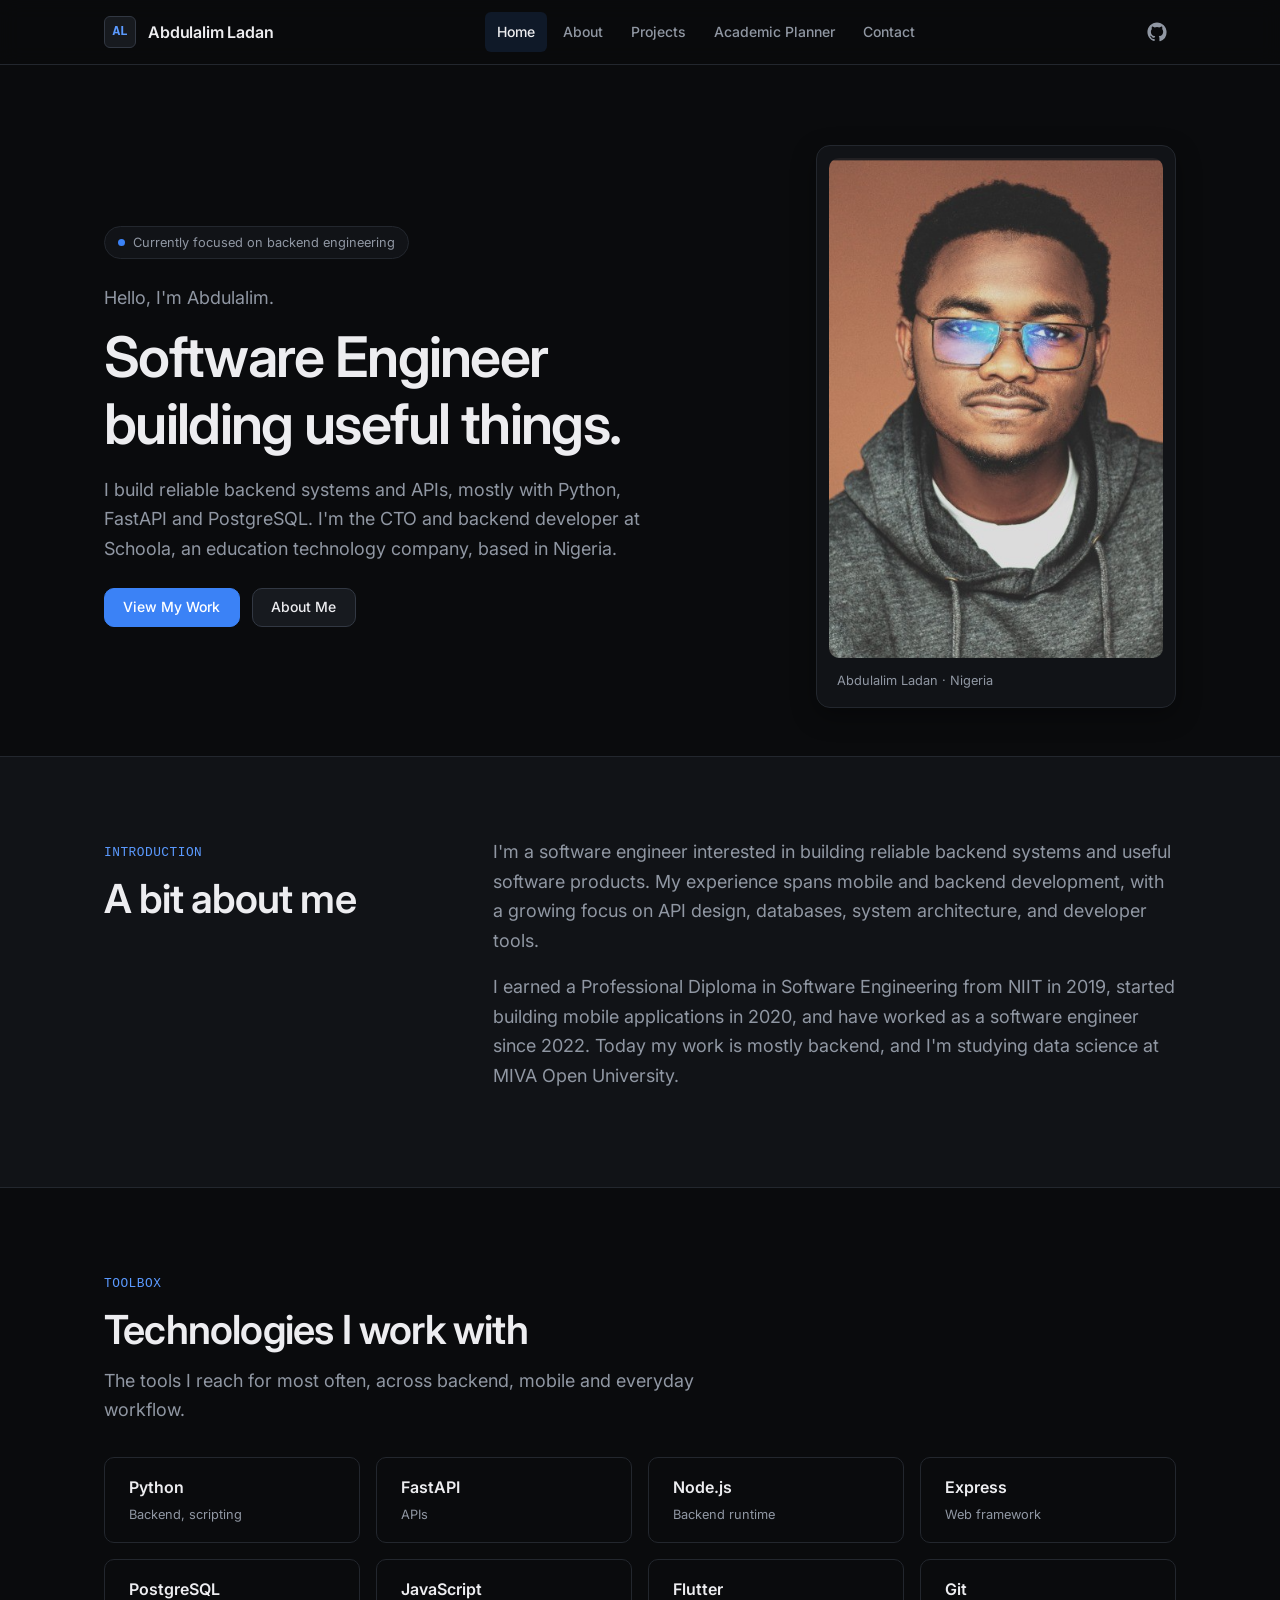
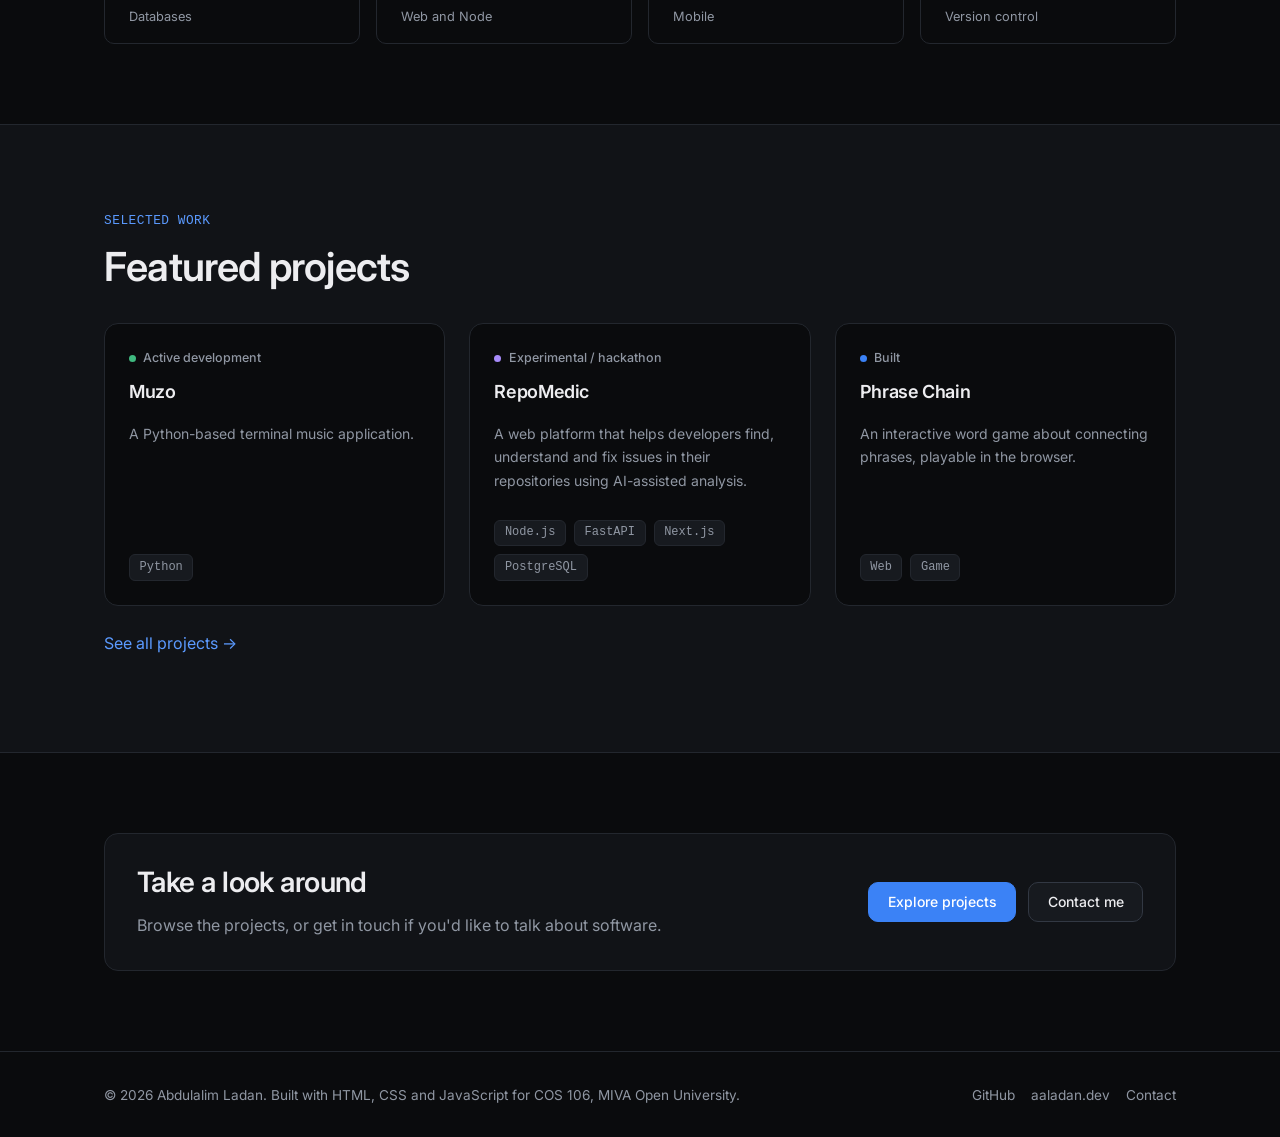
<file: index.html>
<!DOCTYPE html>
<html lang="en">
<head>
  <meta charset="UTF-8">
  <meta name="viewport" content="width=device-width, initial-scale=1.0">
  <title>Abdulalim Ladan | Software Engineer</title>
  <meta name="description" content="Personal portfolio of Abdulalim Ladan, a software engineer focused on backend systems, APIs and databases.">
  <link rel="icon" href="assets/icons/favicon.svg" type="image/svg+xml">
  <link rel="preconnect" href="https://fonts.googleapis.com">
  <link rel="preconnect" href="https://fonts.gstatic.com" crossorigin>
  <link href="https://fonts.googleapis.com/css2?family=Inter:wght@400;500;600&display=swap" rel="stylesheet">
  <link rel="stylesheet" href="css/style.css">
  <script src="js/main.js" defer></script>
</head>
<body>
  <a class="skip-link" href="#main">Skip to content</a>

  <header class="site-header">
    <div class="container nav">
      <a class="logo" href="index.html" aria-label="Abdulalim Ladan - home">
        <span class="logo-mark" aria-hidden="true">AL</span>
        <span class="logo-text">Abdulalim Ladan</span>
      </a>
      <nav aria-label="Main">
        <ul class="nav-links" id="nav-links">
          <li><a href="index.html" aria-current="page">Home</a></li>
          <li><a href="about.html">About</a></li>
          <li><a href="projects.html">Projects</a></li>
          <li><a href="planner.html">Academic Planner</a></li>
          <li><a href="contact.html">Contact</a></li>
        </ul>
      </nav>
      <div class="nav-actions">
        <a class="icon-link" href="https://github.com/AbdLim" target="_blank" rel="noopener noreferrer" aria-label="Abdulalim on GitHub (opens in a new tab)">
          <svg viewBox="0 0 24 24" fill="currentColor" aria-hidden="true"><path d="M12 .5C5.65.5.5 5.65.5 12c0 5.08 3.29 9.39 7.86 10.91.58.1.79-.25.79-.56v-2c-3.2.7-3.87-1.37-3.87-1.37-.52-1.33-1.28-1.69-1.28-1.69-1.04-.71.08-.7.08-.7 1.15.08 1.76 1.18 1.76 1.18 1.03 1.76 2.69 1.25 3.35.96.1-.74.4-1.25.73-1.54-2.55-.29-5.24-1.28-5.24-5.69 0-1.26.45-2.28 1.18-3.09-.12-.29-.51-1.46.11-3.05 0 0 .97-.31 3.17 1.18a11 11 0 0 1 5.77 0c2.2-1.49 3.17-1.18 3.17-1.18.63 1.59.23 2.76.11 3.05.74.81 1.18 1.83 1.18 3.09 0 4.42-2.7 5.4-5.26 5.68.41.36.78 1.06.78 2.14v3.17c0 .31.21.67.8.56A11.5 11.5 0 0 0 23.5 12C23.5 5.65 18.35.5 12 .5z"/></svg>
        </a>
        <button class="icon-link menu-toggle" id="menu-toggle" type="button" aria-expanded="false" aria-controls="nav-links" aria-label="Toggle navigation menu">
          <svg viewBox="0 0 24 24" fill="none" stroke="currentColor" stroke-width="2" stroke-linecap="round" aria-hidden="true"><path d="M4 7h16M4 12h16M4 17h16"/></svg>
        </button>
      </div>
    </div>
  </header>

  <main id="main">
    <!-- Hero -->
    <section class="hero" aria-labelledby="hero-title">
      <div class="container hero-grid">
        <div>
          <p class="focus-badge"><span class="dot" aria-hidden="true"></span>Currently focused on backend engineering</p>
          <p class="hero-greeting">Hello, I'm Abdulalim.</p>
          <h1 id="hero-title">Software Engineer building useful things.</h1>
          <p class="hero-lead">I build reliable backend systems and APIs, mostly with Python, FastAPI and PostgreSQL. I'm the CTO and backend developer at Schoola, an education technology company, based in Nigeria.</p>
          <div class="btn-row">
            <a class="btn btn--primary" href="projects.html">View My Work</a>
            <a class="btn" href="about.html">About Me</a>
          </div>
        </div>
        <figure class="portrait">
          <img src="assets/images/portrait.png" alt="Placeholder portrait of Abdulalim Ladan, to be replaced with a photograph" width="400" height="500">
          <figcaption>Abdulalim Ladan &middot; Nigeria</figcaption>
        </figure>
      </div>
    </section>

    <!-- Introduction -->
    <section class="section section--alt" aria-labelledby="intro-title">
      <div class="container intro-grid">
        <div>
          <span class="eyebrow">Introduction</span>
          <h2 id="intro-title">A bit about me</h2>
        </div>
        <div class="intro-text">
          <p>I'm a software engineer interested in building reliable backend systems and useful software products. My experience spans mobile and backend development, with a growing focus on API design, databases, system architecture, and developer tools.</p>
          <p>I earned a Professional Diploma in Software Engineering from NIIT in 2019, started building mobile applications in 2020, and have worked as a software engineer since 2022. Today my work is mostly backend, and I'm studying data science at MIVA Open University.</p>
        </div>
      </div>
    </section>

    <!-- Technologies -->
    <section class="section" aria-labelledby="tech-title">
      <div class="container">
        <div class="section-head">
          <span class="eyebrow">Toolbox</span>
          <h2 id="tech-title">Technologies I work with</h2>
          <p>The tools I reach for most often, across backend, mobile and everyday workflow.</p>
        </div>
        <ul class="tech-grid">
          <li class="tech-item"><strong>Python</strong><span>Backend, scripting</span></li>
          <li class="tech-item"><strong>FastAPI</strong><span>APIs</span></li>
          <li class="tech-item"><strong>Node.js</strong><span>Backend runtime</span></li>
          <li class="tech-item"><strong>Express</strong><span>Web framework</span></li>
          <li class="tech-item"><strong>PostgreSQL</strong><span>Databases</span></li>
          <li class="tech-item"><strong>JavaScript</strong><span>Web and Node</span></li>
          <li class="tech-item"><strong>Flutter</strong><span>Mobile</span></li>
          <li class="tech-item"><strong>Git</strong><span>Version control</span></li>
        </ul>
      </div>
    </section>

    <!-- Featured projects -->
    <section class="section section--alt" aria-labelledby="featured-title">
      <div class="container">
        <div class="section-head">
          <span class="eyebrow">Selected work</span>
          <h2 id="featured-title">Featured projects</h2>
        </div>
        <div class="grid-3">
          <article class="card project-mini">
            <span class="status status--active">Active development</span>
            <h3>Muzo</h3>
            <p>A Python-based terminal music application.</p>
            <ul class="tag-list"><li class="tag">Python</li></ul>
          </article>
          <article class="card project-mini">
            <span class="status status--experimental">Experimental / hackathon</span>
            <h3>RepoMedic</h3>
            <p>A web platform that helps developers find, understand and fix issues in their repositories using AI-assisted analysis.</p>
            <ul class="tag-list"><li class="tag">Node.js</li><li class="tag">FastAPI</li><li class="tag">Next.js</li><li class="tag">PostgreSQL</li></ul>
          </article>
          <article class="card project-mini">
            <span class="status status--done">Built</span>
            <h3>Phrase Chain</h3>
            <p>An interactive word game about connecting phrases, playable in the browser.</p>
            <ul class="tag-list"><li class="tag">Web</li><li class="tag">Game</li></ul>
          </article>
        </div>
        <p style="margin-top: var(--space-5)"><a href="projects.html">See all projects &rarr;</a></p>
      </div>
    </section>

    <!-- Closing -->
    <section class="section" aria-labelledby="closing-title">
      <div class="container">
        <div class="cta-band">
          <div>
            <h2 id="closing-title">Take a look around</h2>
            <p>Browse the projects, or get in touch if you'd like to talk about software.</p>
          </div>
          <div class="btn-row">
            <a class="btn btn--primary" href="projects.html">Explore projects</a>
            <a class="btn" href="contact.html">Contact me</a>
          </div>
        </div>
      </div>
    </section>
  </main>

  <footer class="site-footer">
    <div class="container footer-inner">
      <p>&copy; <span id="year">2026</span> Abdulalim Ladan. Built with HTML, CSS and JavaScript for COS 106, MIVA Open University.</p>
      <ul class="footer-links">
        <li><a href="https://github.com/AbdLim" target="_blank" rel="noopener noreferrer">GitHub</a></li>
        <li><a href="https://aaladan.dev" target="_blank" rel="noopener noreferrer">aaladan.dev</a></li>
        <li><a href="contact.html">Contact</a></li>
      </ul>
    </div>
  </footer>
</body>
</html>
</file>
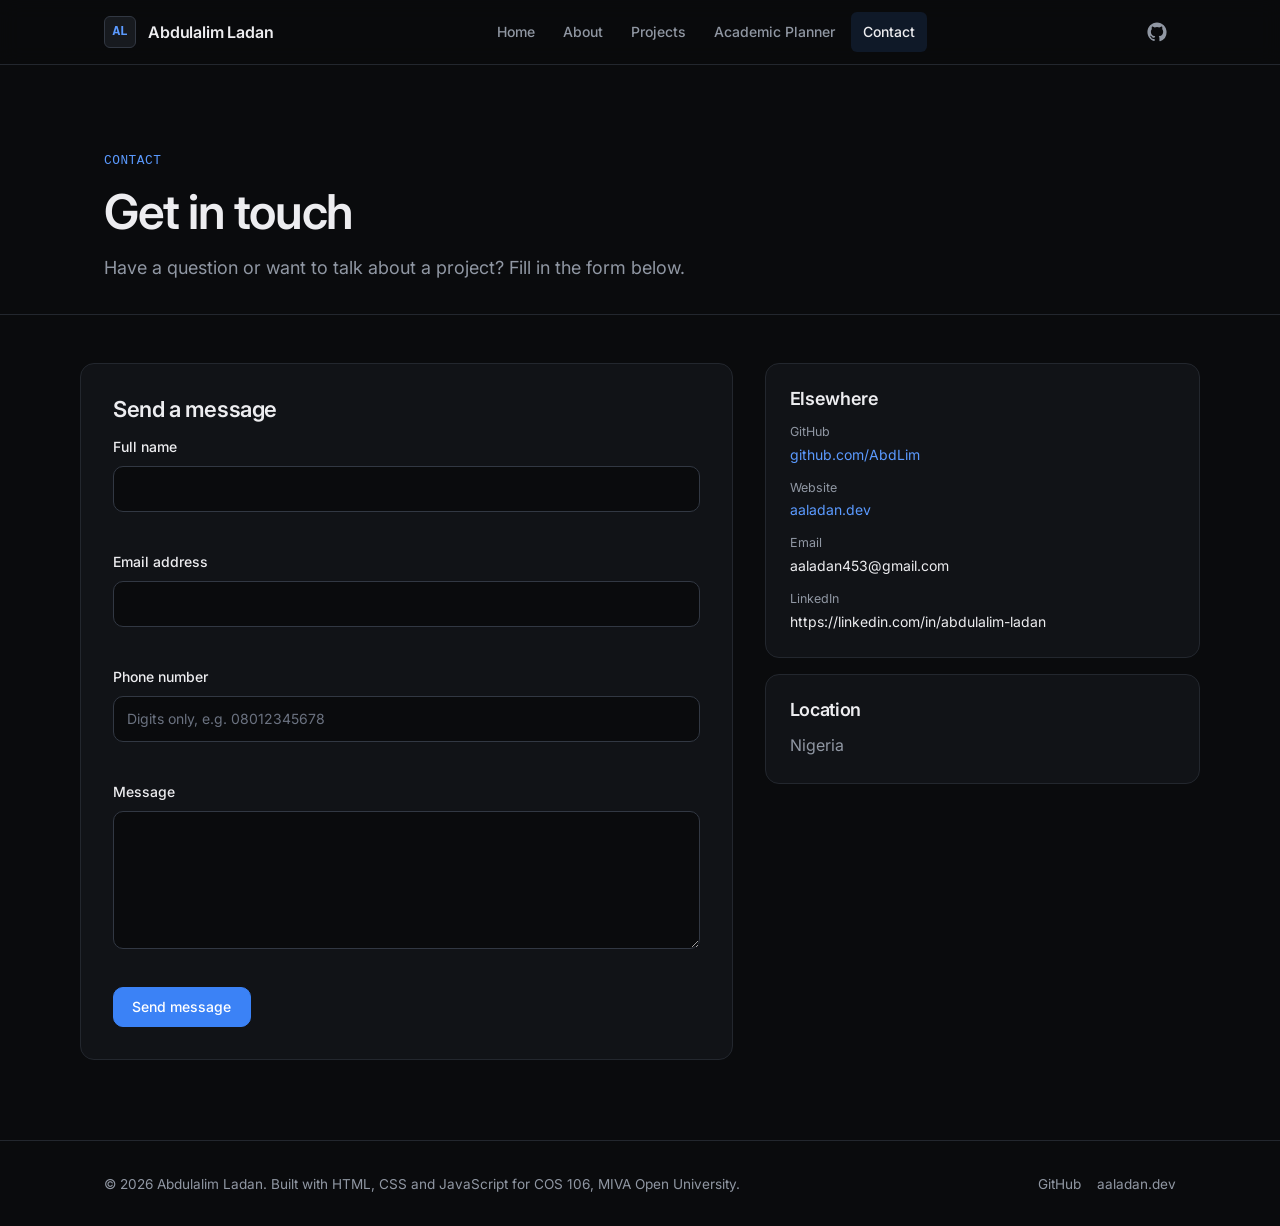
<file: contact.html>
<!DOCTYPE html>
<html lang="en">
<head>
  <meta charset="UTF-8">
  <meta name="viewport" content="width=device-width, initial-scale=1.0">
  <title>Contact | Abdulalim Ladan</title>
  <meta name="description" content="Contact Abdulalim Ladan.">
  <link rel="icon" href="assets/icons/favicon.svg" type="image/svg+xml">
  <link rel="preconnect" href="https://fonts.googleapis.com">
  <link rel="preconnect" href="https://fonts.gstatic.com" crossorigin>
  <link href="https://fonts.googleapis.com/css2?family=Inter:wght@400;500;600&display=swap" rel="stylesheet">
  <link rel="stylesheet" href="css/style.css">
  <script src="js/main.js" defer></script>
  <script src="js/contact.js" defer></script>
</head>
<body>
  <a class="skip-link" href="#main">Skip to content</a>

  <header class="site-header">
    <div class="container nav">
      <a class="logo" href="index.html" aria-label="Abdulalim Ladan - home">
        <span class="logo-mark" aria-hidden="true">AL</span>
        <span class="logo-text">Abdulalim Ladan</span>
      </a>
      <nav aria-label="Main">
        <ul class="nav-links" id="nav-links">
          <li><a href="index.html">Home</a></li>
          <li><a href="about.html">About</a></li>
          <li><a href="projects.html">Projects</a></li>
          <li><a href="planner.html">Academic Planner</a></li>
          <li><a href="contact.html" aria-current="page">Contact</a></li>
        </ul>
      </nav>
      <div class="nav-actions">
        <a class="icon-link" href="https://github.com/AbdLim" target="_blank" rel="noopener noreferrer" aria-label="Abdulalim on GitHub (opens in a new tab)">
          <svg viewBox="0 0 24 24" fill="currentColor" aria-hidden="true"><path d="M12 .5C5.65.5.5 5.65.5 12c0 5.08 3.29 9.39 7.86 10.91.58.1.79-.25.79-.56v-2c-3.2.7-3.87-1.37-3.87-1.37-.52-1.33-1.28-1.69-1.28-1.69-1.04-.71.08-.7.08-.7 1.15.08 1.76 1.18 1.76 1.18 1.03 1.76 2.69 1.25 3.35.96.1-.74.4-1.25.73-1.54-2.55-.29-5.24-1.28-5.24-5.69 0-1.26.45-2.28 1.18-3.09-.12-.29-.51-1.46.11-3.05 0 0 .97-.31 3.17 1.18a11 11 0 0 1 5.77 0c2.2-1.49 3.17-1.18 3.17-1.18.63 1.59.23 2.76.11 3.05.74.81 1.18 1.83 1.18 3.09 0 4.42-2.7 5.4-5.26 5.68.41.36.78 1.06.78 2.14v3.17c0 .31.21.67.8.56A11.5 11.5 0 0 0 23.5 12C23.5 5.65 18.35.5 12 .5z"/></svg>
        </a>
        <button class="icon-link menu-toggle" id="menu-toggle" type="button" aria-expanded="false" aria-controls="nav-links" aria-label="Toggle navigation menu">
          <svg viewBox="0 0 24 24" fill="none" stroke="currentColor" stroke-width="2" stroke-linecap="round" aria-hidden="true"><path d="M4 7h16M4 12h16M4 17h16"/></svg>
        </button>
      </div>
    </div>
  </header>

  <main id="main">
    <header class="page-header">
      <div class="container">
        <span class="eyebrow">Contact</span>
        <h1>Get in touch</h1>
        <p>Have a question or want to talk about a project? Fill in the form below.</p>
      </div>
    </header>

    <div class="container contact-layout">
      <section class="card contact-form" aria-labelledby="form-title">
        <h2 id="form-title" style="font-size: var(--fs-xl)">Send a message</h2>
        <div id="form-feedback" class="form-feedback" hidden tabindex="-1"></div>
        <form id="contact-form" novalidate>
          <div class="form-group">
            <label for="name">Full name</label>
            <input type="text" id="name" name="name" autocomplete="name" aria-describedby="name-error">
            <p class="field-error" id="name-error" role="alert"></p>
          </div>
          <div class="form-group">
            <label for="email">Email address</label>
            <input type="email" id="email" name="email" autocomplete="email" aria-describedby="email-error">
            <p class="field-error" id="email-error" role="alert"></p>
          </div>
          <div class="form-group">
            <label for="phone">Phone number</label>
            <input type="tel" id="phone" name="phone" autocomplete="tel" inputmode="numeric" placeholder="Digits only, e.g. 08012345678" aria-describedby="phone-error">
            <p class="field-error" id="phone-error" role="alert"></p>
          </div>
          <div class="form-group">
            <label for="message">Message</label>
            <textarea id="message" name="message" rows="5" aria-describedby="message-error"></textarea>
            <p class="field-error" id="message-error" role="alert"></p>
          </div>
          <button type="submit" class="btn btn--primary" id="submit-btn">Send message</button>
        </form>
      </section>

      <aside class="contact-aside" aria-label="Other ways to reach me">
        <article class="card">
          <h2 style="font-size: var(--fs-lg)">Elsewhere</h2>
          <ul class="contact-list">
            <li><span class="label">GitHub</span><a href="https://github.com/AbdLim" target="_blank" rel="noopener noreferrer">github.com/AbdLim</a></li>
            <li><span class="label">Website</span><a href="https://aaladan.dev" target="_blank" rel="noopener noreferrer">aaladan.dev</a></li>
            <li><span class="label">Email</span><span>aaladan453@gmail.com</span></li>
            <li><span class="label">LinkedIn</span><span>https://linkedin.com/in/abdulalim-ladan</span></li>
          </ul>
        </article>
        <article class="card">
          <h2 style="font-size: var(--fs-lg)">Location</h2>
          <p>Nigeria</p>
        </article>
      </aside>
    </div>
</main>
  </main>

  <footer class="site-footer">
    <div class="container footer-inner">
      <p>&copy; <span id="year">2026</span> Abdulalim Ladan. Built with HTML, CSS and JavaScript for COS 106, MIVA Open University.</p>
      <ul class="footer-links">
        <li><a href="https://github.com/AbdLim" target="_blank" rel="noopener noreferrer">GitHub</a></li>
        <li><a href="https://aaladan.dev" target="_blank" rel="noopener noreferrer">aaladan.dev</a></li>
      </ul>
    </div>
  </footer>
</body>
</html>
</file>
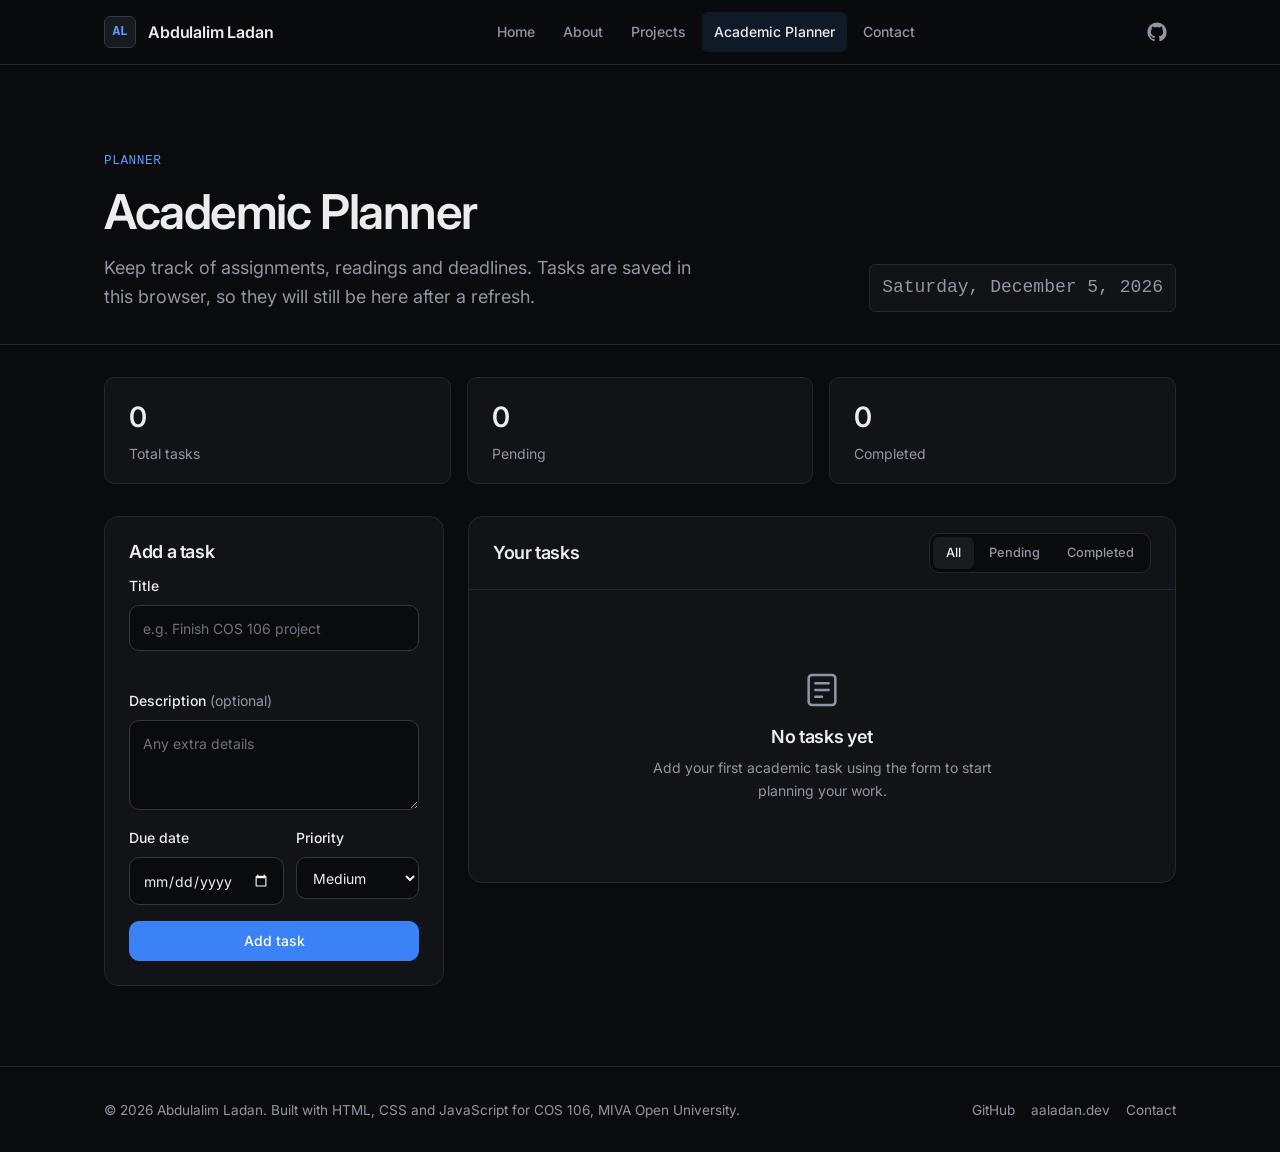
<file: planner.html>
<!DOCTYPE html>
<html lang="en">
<head>
  <meta charset="UTF-8">
  <meta name="viewport" content="width=device-width, initial-scale=1.0">
  <title>Academic Planner | Abdulalim Ladan</title>
  <meta name="description" content="An interactive academic task planner built with vanilla JavaScript and localStorage.">
  <link rel="icon" href="assets/icons/favicon.svg" type="image/svg+xml">
  <link rel="preconnect" href="https://fonts.googleapis.com">
  <link rel="preconnect" href="https://fonts.gstatic.com" crossorigin>
  <link href="https://fonts.googleapis.com/css2?family=Inter:wght@400;500;600&display=swap" rel="stylesheet">
  <link rel="stylesheet" href="css/style.css">
  <script src="js/main.js" defer></script>
  <script src="js/planner.js" defer></script>
</head>
<body>
  <a class="skip-link" href="#main">Skip to content</a>

  <header class="site-header">
    <div class="container nav">
      <a class="logo" href="index.html" aria-label="Abdulalim Ladan - home">
        <span class="logo-mark" aria-hidden="true">AL</span>
        <span class="logo-text">Abdulalim Ladan</span>
      </a>
      <nav aria-label="Main">
        <ul class="nav-links" id="nav-links">
          <li><a href="index.html">Home</a></li>
          <li><a href="about.html">About</a></li>
          <li><a href="projects.html">Projects</a></li>
          <li><a href="planner.html" aria-current="page">Academic Planner</a></li>
          <li><a href="contact.html">Contact</a></li>
        </ul>
      </nav>
      <div class="nav-actions">
        <a class="icon-link" href="https://github.com/AbdLim" target="_blank" rel="noopener noreferrer" aria-label="Abdulalim on GitHub (opens in a new tab)">
          <svg viewBox="0 0 24 24" fill="currentColor" aria-hidden="true"><path d="M12 .5C5.65.5.5 5.65.5 12c0 5.08 3.29 9.39 7.86 10.91.58.1.79-.25.79-.56v-2c-3.2.7-3.87-1.37-3.87-1.37-.52-1.33-1.28-1.69-1.28-1.69-1.04-.71.08-.7.08-.7 1.15.08 1.76 1.18 1.76 1.18 1.03 1.76 2.69 1.25 3.35.96.1-.74.4-1.25.73-1.54-2.55-.29-5.24-1.28-5.24-5.69 0-1.26.45-2.28 1.18-3.09-.12-.29-.51-1.46.11-3.05 0 0 .97-.31 3.17 1.18a11 11 0 0 1 5.77 0c2.2-1.49 3.17-1.18 3.17-1.18.63 1.59.23 2.76.11 3.05.74.81 1.18 1.83 1.18 3.09 0 4.42-2.7 5.4-5.26 5.68.41.36.78 1.06.78 2.14v3.17c0 .31.21.67.8.56A11.5 11.5 0 0 0 23.5 12C23.5 5.65 18.35.5 12 .5z"/></svg>
        </a>
        <button class="icon-link menu-toggle" id="menu-toggle" type="button" aria-expanded="false" aria-controls="nav-links" aria-label="Toggle navigation menu">
          <svg viewBox="0 0 24 24" fill="none" stroke="currentColor" stroke-width="2" stroke-linecap="round" aria-hidden="true"><path d="M4 7h16M4 12h16M4 17h16"/></svg>
        </button>
      </div>
    </div>
  </header>

  <main id="main">
    <header class="page-header">
      <div class="container planner-top">
        <div>
          <span class="eyebrow">Planner</span>
          <h1>Academic Planner</h1>
          <p>Keep track of assignments, readings and deadlines. Tasks are saved in this browser, so they will still be here after a refresh.</p>
        </div>
        <p class="today" id="today-date" aria-label="Current date"></p>
      </div>
    </header>

    <div class="container">
      <section class="stats" aria-label="Task statistics">
        <div class="stat"><span class="stat-value" id="stat-total">0</span><span class="stat-label">Total tasks</span></div>
        <div class="stat"><span class="stat-value" id="stat-pending">0</span><span class="stat-label">Pending</span></div>
        <div class="stat"><span class="stat-value" id="stat-completed">0</span><span class="stat-label">Completed</span></div>
      </section>

      <div class="planner-layout">
        <aside class="card planner-form" aria-labelledby="form-title">
          <h2 id="form-title" style="font-size: var(--fs-lg)">Add a task</h2>
          <form id="task-form" novalidate>
            <div class="form-group">
              <label for="task-title">Title</label>
              <input type="text" id="task-title" name="title" maxlength="120" placeholder="e.g. Finish COS 106 project" aria-describedby="task-title-error" required>
              <p class="field-error" id="task-title-error" role="alert"></p>
            </div>
            <div class="form-group">
              <label for="task-description">Description <span class="optional">(optional)</span></label>
              <textarea id="task-description" name="description" maxlength="300" placeholder="Any extra details"></textarea>
            </div>
            <div class="form-row">
              <div class="form-group">
                <label for="task-due">Due date</label>
                <input type="date" id="task-due" name="due">
              </div>
              <div class="form-group">
                <label for="task-priority">Priority</label>
                <select id="task-priority" name="priority">
                  <option value="low">Low</option>
                  <option value="medium" selected>Medium</option>
                  <option value="high">High</option>
                </select>
              </div>
            </div>
            <button type="submit" class="btn btn--primary" style="width: 100%">Add task</button>
          </form>
        </aside>

        <section class="task-panel" aria-labelledby="tasks-title">
          <div class="task-toolbar">
            <h2 id="tasks-title">Your tasks</h2>
            <div class="filters" role="group" aria-label="Filter tasks">
              <button type="button" class="filter-btn" data-filter="all" aria-pressed="true">All</button>
              <button type="button" class="filter-btn" data-filter="pending" aria-pressed="false">Pending</button>
              <button type="button" class="filter-btn" data-filter="completed" aria-pressed="false">Completed</button>
            </div>
          </div>
          <ul class="task-list" id="task-list"></ul>
          <div class="empty-state" id="empty-state" hidden>
            <svg viewBox="0 0 24 24" fill="none" stroke="currentColor" stroke-width="1.5" stroke-linecap="round" stroke-linejoin="round" aria-hidden="true"><rect x="4" y="3" width="16" height="18" rx="2"/><path d="M8 8h8M8 12h8M8 16h4"/></svg>
            <h3 id="empty-title">No tasks yet</h3>
            <p id="empty-text">Add your first academic task using the form to start planning your work.</p>
          </div>
        </section>
      </div>
    </div>
</main>
  </main>

  <footer class="site-footer">
    <div class="container footer-inner">
      <p>&copy; <span id="year">2026</span> Abdulalim Ladan. Built with HTML, CSS and JavaScript for COS 106, MIVA Open University.</p>
      <ul class="footer-links">
        <li><a href="https://github.com/AbdLim" target="_blank" rel="noopener noreferrer">GitHub</a></li>
        <li><a href="https://aaladan.dev" target="_blank" rel="noopener noreferrer">aaladan.dev</a></li>
        <li><a href="contact.html">Contact</a></li>
      </ul>
    </div>
  </footer>
</body>
</html>
</file>
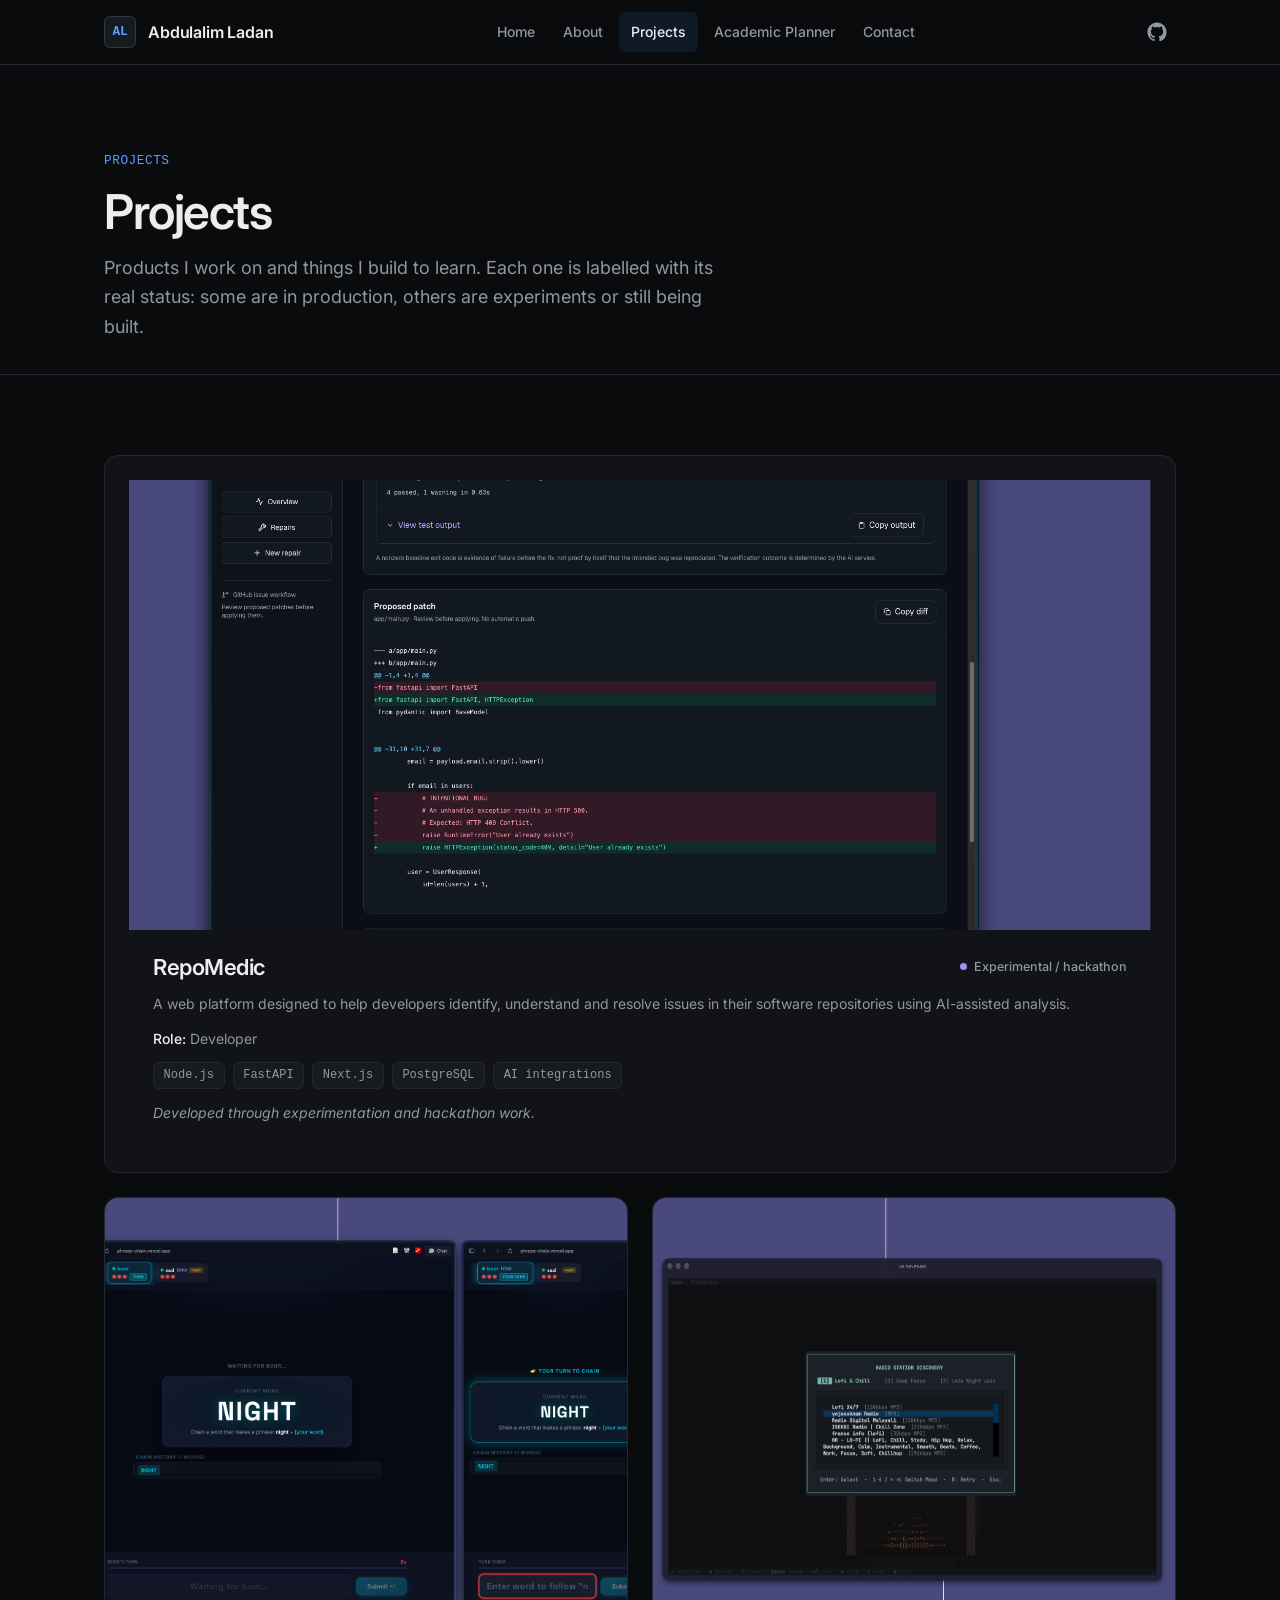
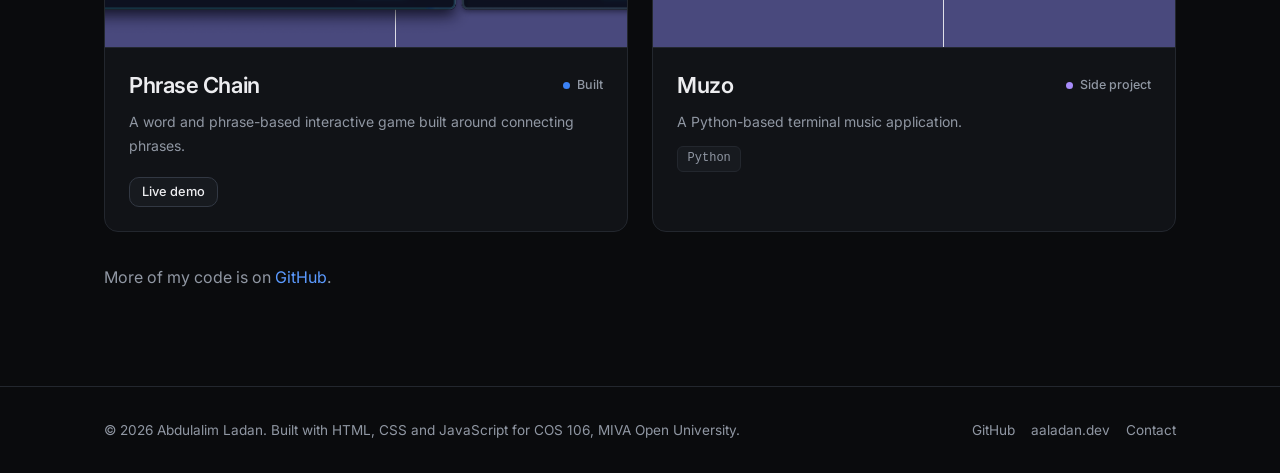
<file: projects.html>
<!DOCTYPE html>
<html lang="en">
<head>
  <meta charset="UTF-8">
  <meta name="viewport" content="width=device-width, initial-scale=1.0">
  <title>Projects | Abdulalim Ladan</title>
  <meta name="description" content="Projects by Abdulalim Ladan: Schoola Learn, RepoMedic, Phrase Chain and more.">
  <link rel="icon" href="assets/icons/favicon.svg" type="image/svg+xml">
  <link rel="preconnect" href="https://fonts.googleapis.com">
  <link rel="preconnect" href="https://fonts.gstatic.com" crossorigin>
  <link href="https://fonts.googleapis.com/css2?family=Inter:wght@400;500;600&display=swap" rel="stylesheet">
  <link rel="stylesheet" href="css/style.css">
  <script src="js/main.js" defer></script>
</head>
<body>
  <a class="skip-link" href="#main">Skip to content</a>

  <header class="site-header">
    <div class="container nav">
      <a class="logo" href="index.html" aria-label="Abdulalim Ladan - home">
        <span class="logo-mark" aria-hidden="true">AL</span>
        <span class="logo-text">Abdulalim Ladan</span>
      </a>
      <nav aria-label="Main">
        <ul class="nav-links" id="nav-links">
          <li><a href="index.html">Home</a></li>
          <li><a href="about.html">About</a></li>
          <li><a href="projects.html" aria-current="page">Projects</a></li>
          <li><a href="planner.html">Academic Planner</a></li>
          <li><a href="contact.html">Contact</a></li>
        </ul>
      </nav>
      <div class="nav-actions">
        <a class="icon-link" href="https://github.com/AbdLim" target="_blank" rel="noopener noreferrer" aria-label="Abdulalim on GitHub (opens in a new tab)">
          <svg viewBox="0 0 24 24" fill="currentColor" aria-hidden="true"><path d="M12 .5C5.65.5.5 5.65.5 12c0 5.08 3.29 9.39 7.86 10.91.58.1.79-.25.79-.56v-2c-3.2.7-3.87-1.37-3.87-1.37-.52-1.33-1.28-1.69-1.28-1.69-1.04-.71.08-.7.08-.7 1.15.08 1.76 1.18 1.76 1.18 1.03 1.76 2.69 1.25 3.35.96.1-.74.4-1.25.73-1.54-2.55-.29-5.24-1.28-5.24-5.69 0-1.26.45-2.28 1.18-3.09-.12-.29-.51-1.46.11-3.05 0 0 .97-.31 3.17 1.18a11 11 0 0 1 5.77 0c2.2-1.49 3.17-1.18 3.17-1.18.63 1.59.23 2.76.11 3.05.74.81 1.18 1.83 1.18 3.09 0 4.42-2.7 5.4-5.26 5.68.41.36.78 1.06.78 2.14v3.17c0 .31.21.67.8.56A11.5 11.5 0 0 0 23.5 12C23.5 5.65 18.35.5 12 .5z"/></svg>
        </a>
        <button class="icon-link menu-toggle" id="menu-toggle" type="button" aria-expanded="false" aria-controls="nav-links" aria-label="Toggle navigation menu">
          <svg viewBox="0 0 24 24" fill="none" stroke="currentColor" stroke-width="2" stroke-linecap="round" aria-hidden="true"><path d="M4 7h16M4 12h16M4 17h16"/></svg>
        </button>
      </div>
    </div>
  </header>

  <main id="main">
    <header class="page-header">
      <div class="container">
        <span class="eyebrow">Projects</span>
        <h1>Projects</h1>
        <p>Products I work on and things I build to learn. Each one is labelled with its real status: some are in production, others are experiments or still being built.</p>
      </div>
    </header>

    <section class="section" aria-labelledby="work-title">
      <div class="container">
        <h2 class="visually-hidden" id="work-title">Project list</h2>
        <div class="project-grid">

          <article class="card project-card--featured">
            <img class="project-image" src="assets/images/project-repomedic.png" alt="Placeholder screenshot for RepoMedic" width="800" height="450" loading="lazy">
            <div class="project-body">
              <div class="project-head">
                <h3>RepoMedic</h3>
                <span class="status status--experimental">Experimental / hackathon</span>
              </div>
              <p>A web platform designed to help developers identify, understand and resolve issues in their software repositories using AI-assisted analysis.</p>
              <p class="project-meta"><strong>Role:</strong> Developer</p>
              <ul class="tag-list"><li class="tag">Node.js</li><li class="tag">FastAPI</li><li class="tag">Next.js</li><li class="tag">PostgreSQL</li><li class="tag">AI integrations</li></ul>
              <p class="project-note">Developed through experimentation and hackathon work.</p>
            </div>
          </article>

          <article class="card project-card">
            <img class="project-image" src="assets/images/project-phrase-chain.png" alt="Placeholder screenshot for Phrase Chain" width="800" height="450" loading="lazy">
            <div class="project-body">
              <div class="project-head">
                <h3>Phrase Chain</h3>
                <span class="status status--done">Built</span>
              </div>
              <p>A word and phrase-based interactive game built around connecting phrases.</p>
              <div class="project-links">
                <a class="btn btn--small" href="https://phrase-chain.vercel.app" target="_blank" rel="noopener noreferrer">Live demo<span class="visually-hidden"> of Phrase Chain (opens in a new tab)</span></a>
              </div>
            </div>
          </article>

          <article class="card project-card">
            <img class="project-image" src="assets/images/project-muzo.png" alt="Placeholder screenshot for Muzo" width="800" height="450" loading="lazy">
            <div class="project-body">
              <div class="project-head">
                <h3>Muzo</h3>
                <span class="status status--experimental">Side project</span>
              </div>
              <p>A Python-based terminal music application.</p>
              <ul class="tag-list"><li class="tag">Python</li></ul>
            </div>
          </article>

        </div>
        <p style="margin-top: var(--space-6)">More of my code is on <a href="https://github.com/AbdLim" target="_blank" rel="noopener noreferrer">GitHub</a>.</p>
      </div>
    </section>
</main>
  </main>

  <footer class="site-footer">
    <div class="container footer-inner">
      <p>&copy; <span id="year">2026</span> Abdulalim Ladan. Built with HTML, CSS and JavaScript for COS 106, MIVA Open University.</p>
      <ul class="footer-links">
        <li><a href="https://github.com/AbdLim" target="_blank" rel="noopener noreferrer">GitHub</a></li>
        <li><a href="https://aaladan.dev" target="_blank" rel="noopener noreferrer">aaladan.dev</a></li>
        <li><a href="contact.html">Contact</a></li>
      </ul>
    </div>
  </footer>
</body>
</html>
</file>
<file: css/style.css>
/* ==========================================================================
   Abdulalim Ladan - Portfolio
   Single shared stylesheet for all pages.
   Sections: 1 Variables  2 Base  3 Layout  4 Nav  5 Buttons/Tags  6 Cards
             7 Hero  8 Home  9 About  10 Projects  11 Planner  12 Contact
             13 Footer  14 Animations  15 Responsive
   ========================================================================== */

/* 1. DESIGN TOKENS --------------------------------------------------------- */
:root {
  /* Colours */
  --bg: #0a0b0d;
  --surface: #111317;
  --surface-2: #171a1f;
  --border: #23272e;
  --border-strong: #323843;
  --text: #ededf0;
  --text-muted: #9097a3;
  --accent: #3b82f6;
  --accent-hover: #5b9aff;
  --accent-soft: rgba(59, 130, 246, 0.12);
  --success: #3fb97f;
  --warning: #e0a63a;
  --danger: #ef5b5b;

  /* Typography */
  --font-sans: "Inter", system-ui, -apple-system, "Segoe UI", Roboto, sans-serif;
  --font-mono: ui-monospace, "SF Mono", Menlo, Consolas, monospace;
  --fs-sm: 0.875rem;
  --fs-base: 1rem;
  --fs-lg: 1.125rem;
  --fs-xl: 1.375rem;
  --fs-2xl: 1.75rem;
  --fs-3xl: clamp(2rem, 4vw, 2.5rem);
  --fs-hero: clamp(2.25rem, 5.5vw, 3.5rem);

  /* Spacing */
  --space-1: 0.25rem;
  --space-2: 0.5rem;
  --space-3: 0.75rem;
  --space-4: 1rem;
  --space-5: 1.5rem;
  --space-6: 2rem;
  --space-7: 3rem;
  --space-8: 5rem;

  /* Radii and shadows */
  --radius-sm: 6px;
  --radius: 10px;
  --radius-lg: 14px;
  --shadow-sm: 0 1px 2px rgba(0, 0, 0, 0.4);
  --shadow-md: 0 8px 24px rgba(0, 0, 0, 0.35);

  --transition: 0.18s ease;
  --container: 1120px;
  --nav-height: 64px;
}

/* 2. BASE ------------------------------------------------------------------ */
*, *::before, *::after { box-sizing: border-box; }

html { scroll-behavior: smooth; -webkit-text-size-adjust: 100%; }

body {
  margin: 0;
  background: var(--bg);
  color: var(--text);
  font-family: var(--font-sans);
  font-size: var(--fs-base);
  line-height: 1.65;
  -webkit-font-smoothing: antialiased;
  overflow-x: hidden;
}

h1, h2, h3, h4 {
  margin: 0 0 var(--space-3);
  line-height: 1.2;
  letter-spacing: -0.02em;
  font-weight: 600;
}
h1 { font-size: var(--fs-hero); letter-spacing: -0.03em; }
h2 { font-size: var(--fs-3xl); }
h3 { font-size: var(--fs-lg); }

p { margin: 0 0 var(--space-4); color: var(--text-muted); }
ul, ol { margin: 0; padding: 0; }
img, video, svg { max-width: 100%; display: block; }

a { color: var(--accent-hover); text-decoration: none; transition: color var(--transition); }
a:hover { color: var(--text); }

:focus-visible {
  outline: 2px solid var(--accent-hover);
  outline-offset: 3px;
  border-radius: var(--radius-sm);
}

.skip-link {
  position: absolute;
  left: var(--space-4);
  top: -60px;
  background: var(--accent);
  color: #fff;
  padding: var(--space-2) var(--space-4);
  border-radius: var(--radius-sm);
  z-index: 200;
}
.skip-link:focus { top: var(--space-3); color: #fff; }

.visually-hidden {
  position: absolute; width: 1px; height: 1px; margin: -1px; padding: 0;
  overflow: hidden; clip: rect(0 0 0 0); white-space: nowrap; border: 0;
}

/* 3. LAYOUT ---------------------------------------------------------------- */
.container { width: 100%; max-width: var(--container); margin: 0 auto; padding: 0 var(--space-5); }

.section { padding: var(--space-8) 0; }
.section--alt { background: var(--surface); border-block: 1px solid var(--border); }

.section-head { max-width: 640px; margin-bottom: var(--space-6); }
.section-head p { font-size: var(--fs-lg); }

.eyebrow {
  display: inline-block;
  margin-bottom: var(--space-3);
  font-family: var(--font-mono);
  font-size: 0.8rem;
  color: var(--accent-hover);
  letter-spacing: 0.04em;
  text-transform: uppercase;
}

.page-header { padding: var(--space-8) 0 var(--space-6); border-bottom: 1px solid var(--border); }
.page-header h1 { font-size: clamp(2rem, 4.5vw, 3rem); margin-bottom: var(--space-3); }
.page-header p { max-width: 620px; font-size: var(--fs-lg); margin: 0; }

.grid-2 { display: grid; grid-template-columns: repeat(2, 1fr); gap: var(--space-5); }
.grid-3 { display: grid; grid-template-columns: repeat(3, 1fr); gap: var(--space-5); }

/* 4. NAVIGATION ------------------------------------------------------------ */
.site-header {
  position: sticky; top: 0; z-index: 100;
  background: rgba(10, 11, 13, 0.92);
  backdrop-filter: blur(10px);
  border-bottom: 1px solid var(--border);
}
.nav { display: flex; align-items: center; justify-content: space-between; height: var(--nav-height); }

.logo {
  display: inline-flex; align-items: center; gap: var(--space-3);
  color: var(--text); font-weight: 600; letter-spacing: -0.01em;
}
.logo:hover { color: var(--text); }
.logo-mark {
  display: grid; place-items: center;
  width: 32px; height: 32px;
  border: 1px solid var(--border-strong);
  border-radius: var(--radius-sm);
  background: var(--surface-2);
  font-family: var(--font-mono); font-size: 0.8rem; color: var(--accent-hover);
  transition: border-color var(--transition);
}
.logo:hover .logo-mark { border-color: var(--accent); }

.nav-links { display: flex; align-items: center; gap: var(--space-1); list-style: none; }
.nav-links a {
  display: block; padding: var(--space-2) var(--space-3);
  color: var(--text-muted); font-size: var(--fs-sm); font-weight: 500;
  border-radius: var(--radius-sm);
  transition: color var(--transition), background var(--transition);
}
.nav-links a:hover { color: var(--text); background: var(--surface-2); }
.nav-links a[aria-current="page"] { color: var(--text); background: var(--accent-soft); }

.nav-actions { display: flex; align-items: center; gap: var(--space-2); }
.icon-link {
  display: grid; place-items: center; width: 38px; height: 38px;
  color: var(--text-muted); border-radius: var(--radius-sm);
  transition: color var(--transition), background var(--transition);
}
.icon-link:hover { color: var(--text); background: var(--surface-2); }
.icon-link svg { width: 20px; height: 20px; }

.menu-toggle { display: none; background: none; border: 0; cursor: pointer; }

/* 5. BUTTONS AND TAGS ------------------------------------------------------ */
.btn {
  display: inline-flex; align-items: center; justify-content: center; gap: var(--space-2);
  padding: 0.65rem 1.15rem;
  font: inherit; font-size: var(--fs-sm); font-weight: 500; line-height: 1.2;
  border: 1px solid var(--border-strong); border-radius: var(--radius);
  background: var(--surface-2); color: var(--text);
  cursor: pointer;
  transition: background var(--transition), border-color var(--transition), transform var(--transition), color var(--transition);
}
.btn:hover { border-color: var(--text-muted); color: var(--text); transform: translateY(-1px); }
.btn:active { transform: translateY(0); }
.btn:disabled { opacity: 0.55; cursor: not-allowed; transform: none; }
.btn svg { width: 16px; height: 16px; }

.btn--primary { background: var(--accent); border-color: var(--accent); color: #fff; }
.btn--primary:hover { background: var(--accent-hover); border-color: var(--accent-hover); color: #fff; }
.btn--ghost { background: transparent; }
.btn--small { padding: 0.4rem 0.75rem; font-size: 0.8rem; }
.btn--danger:hover { border-color: var(--danger); color: var(--danger); }

.btn-row { display: flex; flex-wrap: wrap; gap: var(--space-3); }

.tag {
  display: inline-block; padding: 0.15rem 0.6rem;
  font-family: var(--font-mono); font-size: 0.75rem; color: var(--text-muted);
  background: var(--surface-2); border: 1px solid var(--border); border-radius: var(--radius-sm);
}
.tag-list { display: flex; flex-wrap: wrap; gap: var(--space-2); list-style: none; }

.status {
  display: inline-flex; align-items: center; gap: 0.45rem;
  font-size: 0.78rem; font-weight: 500; color: var(--text-muted);
}
.status::before { content: ""; width: 7px; height: 7px; border-radius: 50%; background: var(--text-muted); }
.status--active::before { background: var(--success); }
.status--building::before { background: var(--warning); }
.status--done::before { background: var(--accent); }
.status--experimental::before { background: #a78bfa; }

/* 6. CARDS ----------------------------------------------------------------- */
.card {
  background: var(--surface); border: 1px solid var(--border);
  border-radius: var(--radius-lg); padding: var(--space-5);
  transition: border-color var(--transition), transform var(--transition), box-shadow var(--transition);
}
.section--alt .card { background: var(--bg); }
.card:hover { border-color: var(--border-strong); }
.card h3 { margin-bottom: var(--space-2); }
.card > :last-child { margin-bottom: 0; }

/* 7. HERO ------------------------------------------------------------------ */
.hero { padding: var(--space-8) 0 var(--space-7); }
.hero-grid { display: grid; grid-template-columns: 1.3fr 1fr; gap: var(--space-7); align-items: center; }
.hero-greeting { color: var(--text-muted); font-size: var(--fs-lg); margin-bottom: var(--space-3); }
.hero h1 { margin-bottom: var(--space-4); }
.hero-lead { font-size: var(--fs-lg); max-width: 540px; margin-bottom: var(--space-5); }

.focus-badge {
  display: inline-flex; align-items: center; gap: var(--space-2);
  padding: 0.3rem 0.8rem; margin-bottom: var(--space-5);
  font-size: 0.8rem; color: var(--text-muted);
  background: var(--surface); border: 1px solid var(--border); border-radius: 999px;
}
.focus-badge .dot { width: 7px; height: 7px; border-radius: 50%; background: var(--accent); }

.portrait {
  margin: 0; justify-self: end; width: 100%; max-width: 360px;
  border: 1px solid var(--border); border-radius: var(--radius-lg);
  background: var(--surface); padding: var(--space-3);
  box-shadow: var(--shadow-md);
}
.portrait img { width: 100%; aspect-ratio: 4 / 5; object-fit: cover; border-radius: var(--radius); }
.portrait figcaption { padding: var(--space-3) var(--space-2) var(--space-1); font-size: 0.8rem; color: var(--text-muted); }

/* 8. HOME ------------------------------------------------------------------ */
.intro-grid { display: grid; grid-template-columns: 1fr 2fr; gap: var(--space-7); }
.intro-text p { font-size: var(--fs-lg); }

.tech-grid { display: grid; grid-template-columns: repeat(4, 1fr); gap: var(--space-4); list-style: none; }
.tech-item {
  display: flex; flex-direction: column; gap: var(--space-1);
  padding: var(--space-4) var(--space-5);
  background: var(--bg); border: 1px solid var(--border); border-radius: var(--radius);
  transition: border-color var(--transition), transform var(--transition);
}
.tech-item:hover { border-color: var(--accent); transform: translateY(-2px); }
.tech-item strong { font-weight: 600; }
.tech-item span { font-size: 0.8rem; color: var(--text-muted); }

.project-mini { display: flex; flex-direction: column; gap: var(--space-3); }
.project-mini:hover { transform: translateY(-3px); box-shadow: var(--shadow-md); }
.project-mini p { flex: 1; font-size: var(--fs-sm); }

.cta-band {
  display: flex; align-items: center; justify-content: space-between; gap: var(--space-5);
  padding: var(--space-6); background: var(--surface);
  border: 1px solid var(--border); border-radius: var(--radius-lg);
}
.cta-band h2 { font-size: var(--fs-2xl); }
.cta-band p { margin: 0; }

/* 9. ABOUT ----------------------------------------------------------------- */
.prose { max-width: 680px; }
.prose p { font-size: var(--fs-lg); }

.timeline { list-style: none; position: relative; margin-left: var(--space-3); border-left: 1px solid var(--border-strong); }
.timeline li { position: relative; padding: 0 0 var(--space-6) var(--space-6); }
.timeline li:last-child { padding-bottom: 0; }
.timeline li::before {
  content: ""; position: absolute; left: -5px; top: 0.55rem;
  width: 9px; height: 9px; border-radius: 50%;
  background: var(--bg); border: 2px solid var(--accent);
}
.timeline .when { font-family: var(--font-mono); font-size: 0.8rem; color: var(--accent-hover); }
.timeline h3 { margin: var(--space-1) 0 var(--space-2); }
.timeline p { margin: 0; font-size: var(--fs-sm); }

.table-wrap { overflow-x: auto; border: 1px solid var(--border); border-radius: var(--radius); }
table { width: 100%; border-collapse: collapse; font-size: var(--fs-sm); }
caption { text-align: left; padding: var(--space-4); color: var(--text-muted); caption-side: top; }
th, td { padding: var(--space-3) var(--space-4); text-align: left; border-top: 1px solid var(--border); }
thead th { background: var(--surface-2); font-weight: 500; color: var(--text-muted); border-top: 0; }
tbody tr { transition: background var(--transition); }
tbody tr:hover { background: var(--surface-2); }
td:first-child, th[scope="row"] { color: var(--text); font-weight: 500; }
td { color: var(--text-muted); }

.skill-card ul { list-style: none; display: flex; flex-direction: column; gap: var(--space-2); }
.skill-card li { display: flex; justify-content: space-between; font-size: var(--fs-sm); color: var(--text); }
.skill-card li span { color: var(--text-muted); font-size: 0.8rem; }

.interest-grid { display: grid; grid-template-columns: repeat(4, 1fr); gap: var(--space-4); }
.interest { padding: var(--space-5); border: 1px solid var(--border); border-radius: var(--radius-lg); background: var(--bg); transition: border-color var(--transition), transform var(--transition); }
.interest:hover { border-color: var(--accent); transform: translateY(-2px); }
.interest svg { width: 24px; height: 24px; color: var(--accent-hover); margin-bottom: var(--space-3); }
.interest h3 { font-size: var(--fs-base); }
.interest p { font-size: var(--fs-sm); margin: 0; }

.media-box { border: 1px solid var(--border); border-radius: var(--radius-lg); overflow: hidden; background: var(--surface); }
.media-box video { width: 100%; aspect-ratio: 16 / 9; background: #000; }
.media-fallback { display: none; padding: var(--space-6); text-align: center; }
.media-fallback.is-visible { display: block; }
.media-box figcaption { padding: var(--space-3) var(--space-4); font-size: 0.8rem; color: var(--text-muted); border-top: 1px solid var(--border); }
.media-box code, .media-fallback code { font-family: var(--font-mono); font-size: 0.85em; color: var(--text); background: var(--surface-2); padding: 0.1rem 0.35rem; border-radius: 4px; }

.aspirations { list-style: none; display: grid; gap: var(--space-3); }
.aspirations li { padding-left: var(--space-5); position: relative; color: var(--text-muted); }
.aspirations li::before { content: ""; position: absolute; left: 0; top: 0.7em; width: 8px; height: 2px; background: var(--accent); }
.aspirations strong { color: var(--text); font-weight: 500; }

/* 10. PROJECTS ------------------------------------------------------------- */
.project-grid { display: grid; grid-template-columns: repeat(2, 1fr); gap: var(--space-5); }
.project-card { padding: 0; overflow: hidden; display: flex; flex-direction: column; }
.project-card:hover { transform: translateY(-4px); box-shadow: var(--shadow-md); border-color: var(--border-strong); }
.project-card--featured { grid-column: 1 / -1; flex-direction: row; }
.project-card--featured .project-image { flex: 1 1 45%; aspect-ratio: auto; min-height: 260px; }
.project-card--featured .project-body { flex: 1 1 55%; }
.project-image { aspect-ratio: 16 / 9; width: 100%; object-fit: cover; border-bottom: 1px solid var(--border); background: var(--surface-2); }
.project-card--featured .project-image { border-bottom: 0; border-right: 1px solid var(--border); }
.project-body { padding: var(--space-5); display: flex; flex-direction: column; gap: var(--space-3); flex: 1; }
.project-body h2, .project-body h3 { margin: 0; font-size: var(--fs-xl); }
.project-head { display: flex; align-items: center; justify-content: space-between; gap: var(--space-3); flex-wrap: wrap; }
.project-body p { margin: 0; font-size: var(--fs-sm); }
.project-meta { font-size: 0.8rem; color: var(--text-muted); }
.project-meta strong { color: var(--text); font-weight: 500; }
.project-links { display: flex; gap: var(--space-3); flex-wrap: wrap; margin-top: auto; padding-top: var(--space-2); }
.project-note { font-size: 0.8rem; color: var(--text-muted); font-style: italic; }

/* 11. PLANNER -------------------------------------------------------------- */
.planner-top { display: flex; align-items: flex-end; justify-content: space-between; gap: var(--space-5); flex-wrap: wrap; }
.today { font-family: var(--font-mono); font-size: var(--fs-sm); color: var(--text-muted); padding: var(--space-2) var(--space-3); border: 1px solid var(--border); border-radius: var(--radius-sm); background: var(--surface); }

.stats { display: grid; grid-template-columns: repeat(3, 1fr); gap: var(--space-4); margin: var(--space-6) 0; }
.stat { padding: var(--space-4) var(--space-5); background: var(--surface); border: 1px solid var(--border); border-radius: var(--radius); }
.stat-value { display: block; font-size: var(--fs-2xl); font-weight: 600; letter-spacing: -0.02em; }
.stat-label { font-size: var(--fs-sm); color: var(--text-muted); }

.planner-layout { display: grid; grid-template-columns: 340px 1fr; gap: var(--space-5); align-items: start; padding-bottom: var(--space-8); }
.planner-form { position: sticky; top: calc(var(--nav-height) + var(--space-4)); }

.form-group { display: flex; flex-direction: column; gap: var(--space-2); margin-bottom: var(--space-4); }
label, legend { font-size: var(--fs-sm); font-weight: 500; color: var(--text); }
.optional { color: var(--text-muted); font-weight: 400; }

input, textarea, select {
  width: 100%; padding: 0.65rem 0.8rem;
  font: inherit; font-size: var(--fs-sm); color: var(--text);
  background: var(--bg); border: 1px solid var(--border-strong); border-radius: var(--radius);
  transition: border-color var(--transition), box-shadow var(--transition);
}
input::placeholder, textarea::placeholder { color: #6b7280; }
input:hover, textarea:hover, select:hover { border-color: var(--text-muted); }
input:focus, textarea:focus, select:focus {
  outline: none; border-color: var(--accent); box-shadow: 0 0 0 3px var(--accent-soft);
}
textarea { resize: vertical; min-height: 90px; }
input[type="date"] { color-scheme: dark; }
select { color-scheme: dark; }

.field-error { min-height: 1.1em; margin: 0; font-size: 0.8rem; color: var(--danger); }
.is-invalid { border-color: var(--danger); }
.is-invalid:focus { box-shadow: 0 0 0 3px rgba(239, 91, 91, 0.18); border-color: var(--danger); }

.form-row { display: grid; grid-template-columns: 1fr 1fr; gap: var(--space-3); }

.task-panel { background: var(--surface); border: 1px solid var(--border); border-radius: var(--radius-lg); }
.task-toolbar { display: flex; align-items: center; justify-content: space-between; gap: var(--space-3); flex-wrap: wrap; padding: var(--space-4) var(--space-5); border-bottom: 1px solid var(--border); }
.task-toolbar h2 { font-size: var(--fs-lg); margin: 0; }

.filters { display: inline-flex; padding: 3px; gap: 2px; background: var(--bg); border: 1px solid var(--border); border-radius: var(--radius); }
.filter-btn {
  padding: 0.35rem 0.8rem; font: inherit; font-size: 0.8rem; font-weight: 500;
  color: var(--text-muted); background: none; border: 0; border-radius: var(--radius-sm); cursor: pointer;
  transition: color var(--transition), background var(--transition);
}
.filter-btn:hover { color: var(--text); }
.filter-btn[aria-pressed="true"] { background: var(--surface-2); color: var(--text); box-shadow: var(--shadow-sm); }

.task-list { list-style: none; }
.task {
  display: flex; align-items: flex-start; gap: var(--space-4);
  padding: var(--space-4) var(--space-5);
  border-bottom: 1px solid var(--border);
  transition: background var(--transition);
  animation: fade-up 0.25s ease both;
}
.task:last-child { border-bottom: 0; }
.task:hover { background: var(--surface-2); }
.task-check { width: 18px; height: 18px; margin-top: 3px; flex-shrink: 0; accent-color: var(--accent); cursor: pointer; padding: 0; }
.task-main { flex: 1; min-width: 0; }
.task-title { margin: 0; font-size: var(--fs-base); font-weight: 500; color: var(--text); overflow-wrap: anywhere; }
.task-desc { margin: var(--space-1) 0 0; font-size: var(--fs-sm); overflow-wrap: anywhere; }
.task-meta { display: flex; flex-wrap: wrap; align-items: center; gap: var(--space-3); margin-top: var(--space-2); font-size: 0.78rem; color: var(--text-muted); }
.task.is-completed .task-title { text-decoration: line-through; color: var(--text-muted); }
.task.is-completed .task-desc { opacity: 0.6; }
.task.is-completed { opacity: 0.75; }
.task-due.is-overdue { color: var(--danger); }

.priority { padding: 0.1rem 0.5rem; border-radius: 999px; font-size: 0.72rem; font-weight: 500; border: 1px solid var(--border-strong); }
.priority--high { color: var(--danger); border-color: rgba(239, 91, 91, 0.4); }
.priority--medium { color: var(--warning); border-color: rgba(224, 166, 58, 0.4); }
.priority--low { color: var(--success); border-color: rgba(63, 185, 127, 0.4); }

.empty-state { padding: var(--space-8) var(--space-5); text-align: center; }
.empty-state svg { width: 40px; height: 40px; margin: 0 auto var(--space-4); color: var(--text-muted); }
.empty-state h3 { margin-bottom: var(--space-2); }
.empty-state p { max-width: 380px; margin: 0 auto; font-size: var(--fs-sm); }
[hidden] { display: none !important; }

/* 12. CONTACT -------------------------------------------------------------- */
.contact-layout { display: grid; grid-template-columns: 1.5fr 1fr; gap: var(--space-6); align-items: start; padding: var(--space-7) 0 var(--space-8); }
.contact-form { padding: var(--space-6); }
.form-feedback { padding: var(--space-4); margin-bottom: var(--space-5); border-radius: var(--radius); font-size: var(--fs-sm); border: 1px solid var(--border); }
.form-feedback--success { border-color: rgba(63, 185, 127, 0.4); background: rgba(63, 185, 127, 0.08); color: var(--text); }
.form-feedback--error { border-color: rgba(239, 91, 91, 0.4); background: rgba(239, 91, 91, 0.08); color: var(--text); }
.form-feedback p { margin: 0; color: inherit; }
.form-feedback a { text-decoration: underline; }

.contact-aside { display: grid; gap: var(--space-4); }
.contact-list { list-style: none; display: grid; gap: var(--space-3); font-size: var(--fs-sm); }
.contact-list li { display: flex; flex-direction: column; }
.contact-list .label { font-size: 0.78rem; color: var(--text-muted); }
.placeholder-note { font-size: 0.78rem; color: var(--warning); }

/* 13. FOOTER --------------------------------------------------------------- */
.site-footer { border-top: 1px solid var(--border); padding: var(--space-6) 0; margin-top: auto; }
.footer-inner { display: flex; justify-content: space-between; align-items: center; gap: var(--space-5); flex-wrap: wrap; }
.footer-inner p { margin: 0; font-size: 0.85rem; }
.footer-links { display: flex; gap: var(--space-4); list-style: none; font-size: 0.85rem; }
.footer-links a { color: var(--text-muted); }
.footer-links a:hover { color: var(--text); }

body { display: flex; flex-direction: column; min-height: 100vh; }

/* 14. ANIMATIONS ----------------------------------------------------------- */
@keyframes fade-up {
  from { opacity: 0; transform: translateY(8px); }
  to { opacity: 1; transform: translateY(0); }
}
.reveal { opacity: 0; transform: translateY(12px); transition: opacity 0.5s ease, transform 0.5s ease; }
.reveal.is-visible { opacity: 1; transform: none; }

@media (prefers-reduced-motion: reduce) {
  *, *::before, *::after { animation: none !important; transition: none !important; scroll-behavior: auto !important; }
  .reveal { opacity: 1; transform: none; }
}

/* 15. RESPONSIVE ----------------------------------------------------------- */
@media (max-width: 1024px) {
  .tech-grid { grid-template-columns: repeat(2, 1fr); }
  .interest-grid { grid-template-columns: repeat(2, 1fr); }
  .planner-layout { grid-template-columns: 300px 1fr; }
}

@media (max-width: 820px) {
  .section { padding: var(--space-7) 0; }
  .hero-grid, .intro-grid, .contact-layout, .planner-layout { grid-template-columns: 1fr; }
  .hero-grid { gap: var(--space-6); }
  .portrait { justify-self: start; max-width: 300px; }
  .grid-3 { grid-template-columns: 1fr; }
  .grid-2 { grid-template-columns: 1fr; }
  .project-grid { grid-template-columns: 1fr; }
  .project-card--featured { flex-direction: column; }
  .project-card--featured .project-image { aspect-ratio: 16 / 9; min-height: 0; border-right: 0; border-bottom: 1px solid var(--border); }
  .planner-form { position: static; }
  .cta-band { flex-direction: column; align-items: flex-start; }

  /* Mobile navigation */
  .menu-toggle { display: grid; }
  .nav-links {
    display: none; position: absolute; top: var(--nav-height); left: 0; right: 0;
    flex-direction: column; align-items: stretch; gap: 0;
    padding: var(--space-3) var(--space-5) var(--space-4);
    background: var(--bg); border-bottom: 1px solid var(--border);
  }
  .nav-links.is-open { display: flex; }
  .nav-links a { padding: var(--space-3); }
}

@media (max-width: 520px) {
  .container { padding: 0 var(--space-4); }
  .tech-grid, .interest-grid { grid-template-columns: 1fr 1fr; }
  .stats { gap: var(--space-2); }
  .stat { padding: var(--space-3); }
  .stat-value { font-size: var(--fs-xl); }
  .form-row { grid-template-columns: 1fr; }
  .contact-form { padding: var(--space-4); }
  .task { padding: var(--space-4); }
  .task-actions { align-self: flex-end; }
  .task { flex-wrap: wrap; }
  .logo-text { display: none; }
}
</file>
